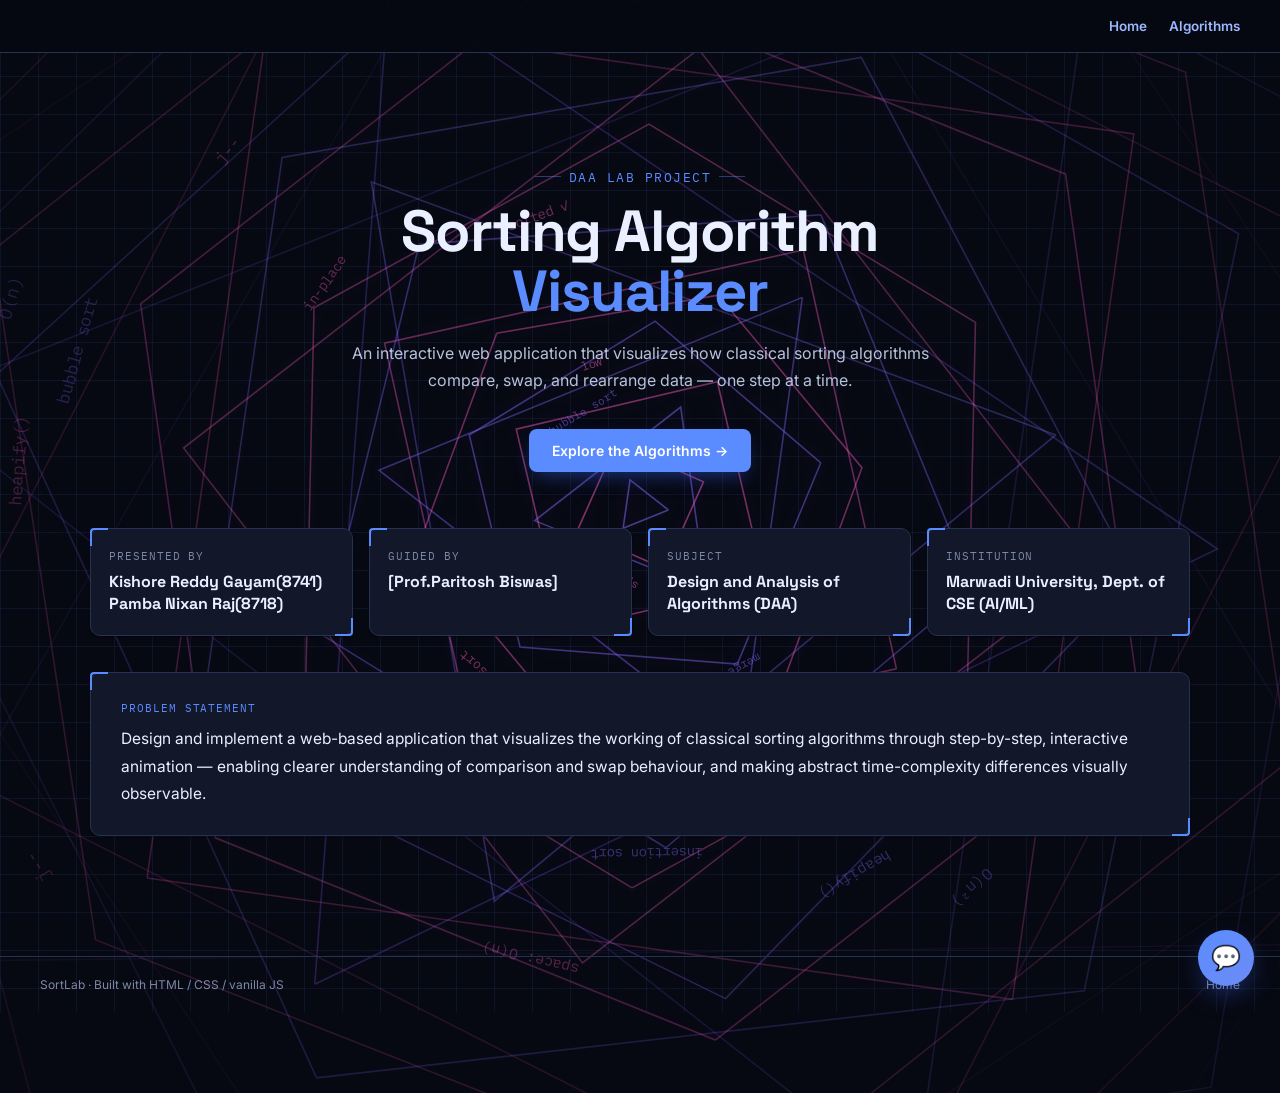
<file: index.html>
<!DOCTYPE html>
<html lang="en">
<head>
<meta charset="UTF-8">
<meta name="viewport" content="width=device-width, initial-scale=1.0">
<title>Sorting Algorithm Visualizer</title>
<link rel="preconnect" href="https://fonts.googleapis.com">
<link rel="preconnect" href="https://fonts.gstatic.com" crossorigin>
<link href="https://fonts.googleapis.com/css2?family=Space+Grotesk:wght@500;600;700&family=Inter:wght@400;500;600&family=IBM+Plex+Mono:wght@400;500;600&display=swap" rel="stylesheet">
<link rel="stylesheet" href="assets/style.css">
<script src="assets/data.js"></script>
<script>
  window.addEventListener('DOMContentLoaded', () => {
    document.getElementById('psText').textContent = PROJECT_INFO.problemStatement;
    document.getElementById('vStudent').textContent = PROJECT_INFO.studentName;
    document.getElementById('vFaculty').textContent = PROJECT_INFO.facultyName;
    document.getElementById('vSubject').textContent = PROJECT_INFO.subject;
    document.getElementById('vInstitution').textContent = PROJECT_INFO.institution;
  });
</script>
</head>
<body>

  <div class="bgfx-layer" id="bgfxLayer"></div>
  <div class="page-transition-overlay" id="ptOverlay"></div>

  <header class="site-header">
    <div></div>
    <nav class="nav-links">
      <a href="index.html">Home</a>
      <a href="algorithms.html">Algorithms</a>
    </nav>
  </header>

  <main class="page">
    <section class="cover-hero">
      <div class="cover-eyebrow">DAA Lab Project</div>
      <h1 class="cover-title">Sorting Algorithm<br><span class="accent">Visualizer</span></h1>
      <p class="cover-sub">An interactive web application that visualizes how classical sorting algorithms compare, swap, and rearrange data — one step at a time.</p>
      <div class="cover-actions">
        <a href="algorithms.html" class="btn btn-primary">Explore the Algorithms →</a>
      </div>

      <div class="info-grid">
        <div class="blueprint-panel info-card">
          <div class="label">Presented By</div>
          <div class="value" id="vStudent">—</div>
        </div>
        <div class="blueprint-panel info-card">
          <div class="label">Guided By</div>
          <div class="value" id="vFaculty">—</div>
        </div>
        <div class="blueprint-panel info-card">
          <div class="label">Subject</div>
          <div class="value" id="vSubject">—</div>
        </div>
        <div class="blueprint-panel info-card">
          <div class="label">Institution</div>
          <div class="value" id="vInstitution">—</div>
        </div>
      </div>

      <div class="blueprint-panel statement-panel">
        <div class="label">Problem Statement</div>
        <p id="psText">Loading…</p>
      </div>
    </section>
  </main>

  <footer class="site-footer">
    <span>SortLab · Built with HTML / CSS / vanilla JS</span>
    <span>Home</span>
  </footer>

  <!-- ---------------- SortLab assistant (rule-based, client-side chatbot) ---------------- -->
  <button class="chat-fab" id="chatFab" aria-label="Open SortLab assistant">💬</button>
  <div class="chat-window" id="chatWindow">
    <div class="chat-header">
      <div>
        <div class="title">SortLab Assistant</div>
        <div class="sub">ask about any algorithm</div>
      </div>
      <button class="chat-close" id="chatClose" aria-label="Close">✕</button>
    </div>
    <div class="chat-messages" id="chatMessages"></div>
    <div class="chat-suggestions" id="chatSuggestions"></div>
    <div class="chat-input-row">
      <input type="text" id="chatInput" placeholder="Ask a question or type an algorithm name…" autocomplete="off">
      <button id="chatSend">Send</button>
    </div>
  </div>

  <script src="assets/chatbot.js"></script>
  <script src="assets/tunnelfx.js"></script>
<script src="assets/bgfx.js"></script>
  <script src="assets/streetfx.js"></script>
<script src="assets/transitions.js"></script>
</body>
</html>
</file>
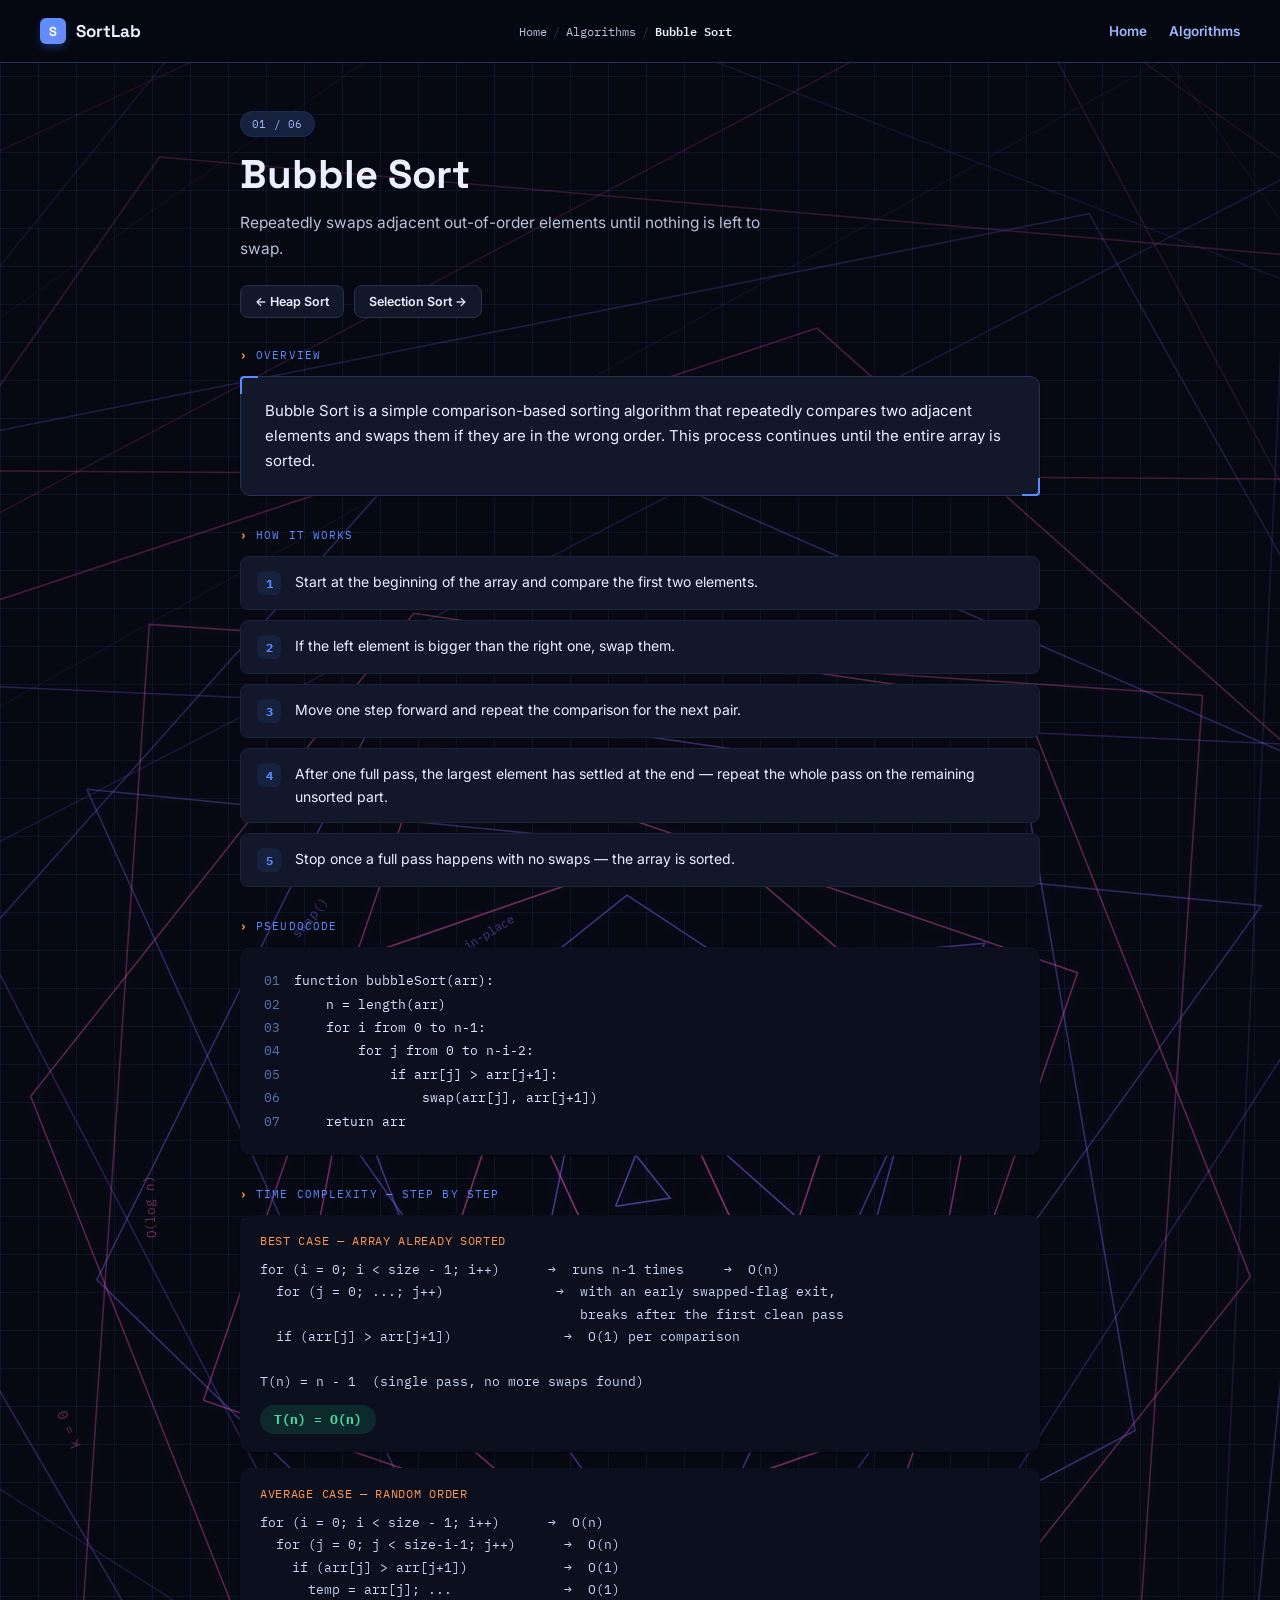
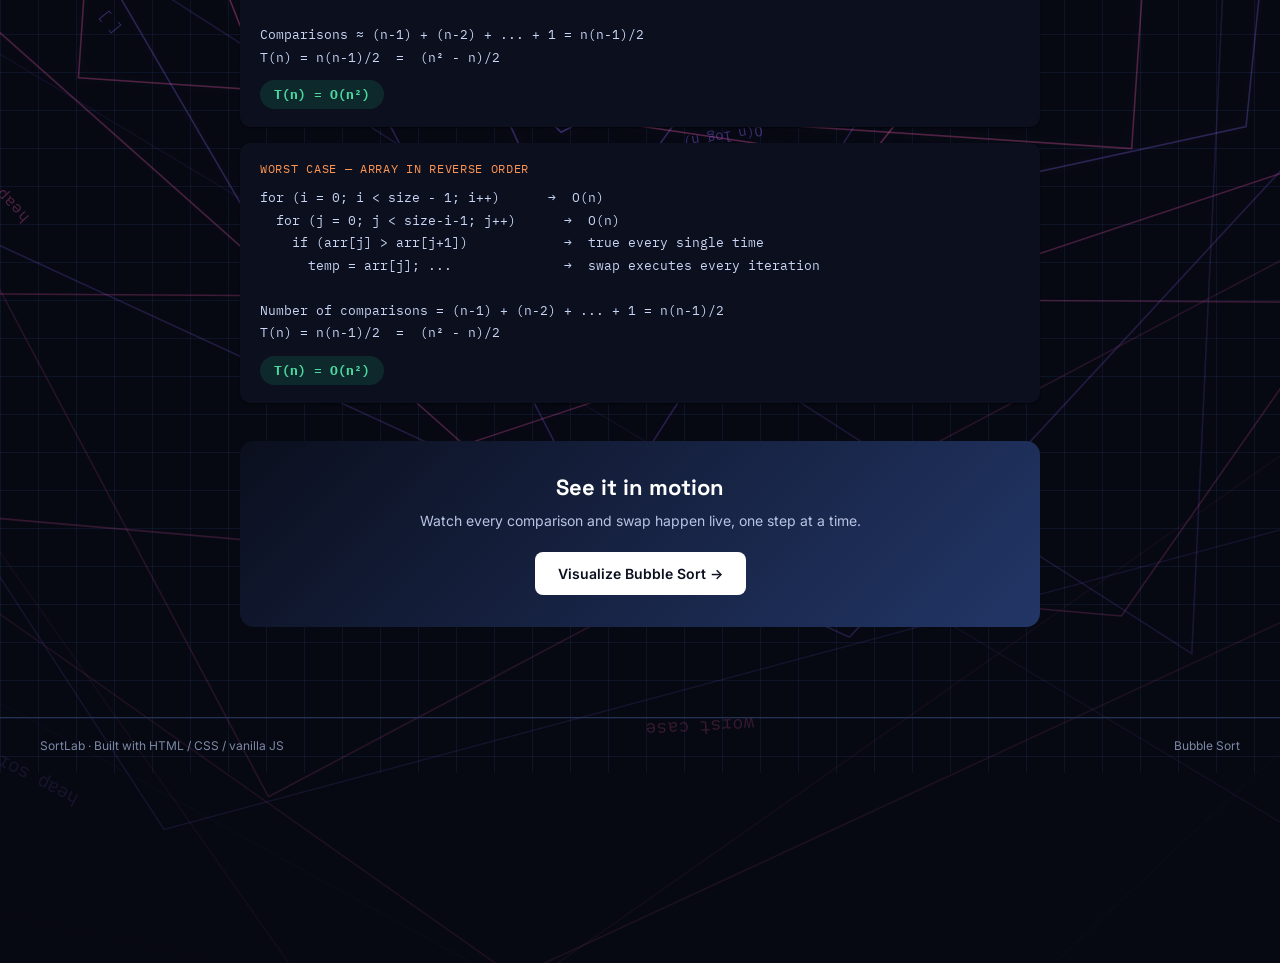
<file: algorithm.html>
<!DOCTYPE html>
<html lang="en">
<head>
<meta charset="UTF-8">
<meta name="viewport" content="width=device-width, initial-scale=1.0">
<title>Algorithm Detail — SortLab</title>
<link rel="preconnect" href="https://fonts.googleapis.com">
<link rel="preconnect" href="https://fonts.gstatic.com" crossorigin>
<link href="https://fonts.googleapis.com/css2?family=Space+Grotesk:wght@500;600;700&family=Inter:wght@400;500;600&family=IBM+Plex+Mono:wght@400;500;600&display=swap" rel="stylesheet">
<link rel="stylesheet" href="assets/style.css">
</head>
<body>

  <div class="bgfx-layer" id="bgfxLayer"></div>
  <div class="page-transition-overlay" id="ptOverlay"></div>

  <header class="site-header">
    <div class="logo"><span class="mark">S</span> SortLab</div>
    <div class="breadcrumb">
      <a href="index.html">Home</a><span class="sep">/</span>
      <a href="algorithms.html">Algorithms</a><span class="sep">/</span>
      <span class="current" id="crumbName">…</span>
    </div>
    <nav class="nav-links">
      <a href="index.html">Home</a>
      <a href="algorithms.html">Algorithms</a>
    </nav>
  </header>

  <main class="page page-narrow" id="content">
    <!-- filled by script -->
  </main>

  <footer class="site-footer">
    <span>SortLab · Built with HTML / CSS / vanilla JS</span>
    <span id="footTag">—</span>
  </footer>

<script src="assets/data.js"></script>
<script>
  function getAlgoSlug(){
    const params = new URLSearchParams(window.location.search);
    const slug = params.get('algo');
    return (slug && ALGO_DATA[slug]) ? slug : 'bubble';
  }

  window.addEventListener('DOMContentLoaded', () => {
    const slug = getAlgoSlug();
    const algo = ALGO_DATA[slug];
    document.title = `${algo.name} — SortLab`;
    document.getElementById('crumbName').textContent = algo.name;
    document.getElementById('footTag').textContent = algo.name;

    const idx = ALGO_LIST.indexOf(slug);
    const prevSlug = ALGO_LIST[(idx - 1 + ALGO_LIST.length) % ALGO_LIST.length];
    const nextSlug = ALGO_LIST[(idx + 1) % ALGO_LIST.length];

    const howStepsHtml = algo.howItWorks.map((step, i) => `
      <li>
        <span class="num">${i+1}</span>
        <span class="text">${step}</span>
      </li>
    `).join('');

    const derivOrder = ['best','avg','worst'];
    const deriv = algo.complexityDerivation || {};
    const derivHtml = derivOrder.map(k => {
      const d = deriv[k];
      if (!d) return '';
      return `
        <div class="deriv-block">
          <div class="deriv-label">${escapeHtml(d.label)}</div>
          <div class="deriv-lines">${d.lines.map(escapeHtml).join('\n')}</div>
          <div class="deriv-result">${escapeHtml(d.result)}</div>
        </div>`;
    }).join('');

    document.getElementById('content').innerHTML = `
      <div class="detail-hero">
        <div>
          <span class="pill">0${idx+1} / 06</span>
          <h1 style="margin-top:12px;">${algo.name}</h1>
          <p class="tagline">${algo.tagline}</p>
        </div>
        <div style="display:flex; gap:10px;">
          <a href="algorithm.html?algo=${prevSlug}" class="btn btn-outline btn-sm">← ${ALGO_DATA[prevSlug].name}</a>
          <a href="algorithm.html?algo=${nextSlug}" class="btn btn-outline btn-sm">${ALGO_DATA[nextSlug].name} →</a>
        </div>
      </div>

      <div class="section-block">
        <div class="label">Overview</div>
        <div class="blueprint-panel" style="padding:22px 24px;">
          <p style="color:var(--ink); font-size:15px;">${algo.description}</p>
        </div>
      </div>

      <div class="section-block">
        <div class="label">How It Works</div>
        <ul class="how-steps">${howStepsHtml}</ul>
      </div>

      <div class="section-block">
        <div class="label">Pseudocode</div>
        <div class="pseudocode">${algo.pseudocode.split('\n').map((line,i)=>`<span class="ln">${String(i+1).padStart(2,'0')}</span>${escapeHtml(line)}`).join('\n')}</div>
      </div>

      <div class="section-block">
        <div class="label">Time Complexity — Step by Step</div>
        <div class="deriv-grid">${derivHtml}</div>
      </div>

      <div class="detail-cta">
        <h2>See it in motion</h2>
        <p>Watch every comparison and swap happen live, one step at a time.</p>
        <a href="visualizer.html?algo=${slug}" class="btn btn-primary">Visualize ${algo.name} →</a>
      </div>
    `;
  });

  function escapeHtml(str){
    return str.replace(/&/g,'&amp;').replace(/</g,'&lt;').replace(/>/g,'&gt;');
  }
</script>

<script src="assets/tunnelfx.js"></script>
<script src="assets/bgfx.js"></script>
<script src="assets/streetfx.js"></script>
<script src="assets/transitions.js"></script>
</body>
</html>
</file>
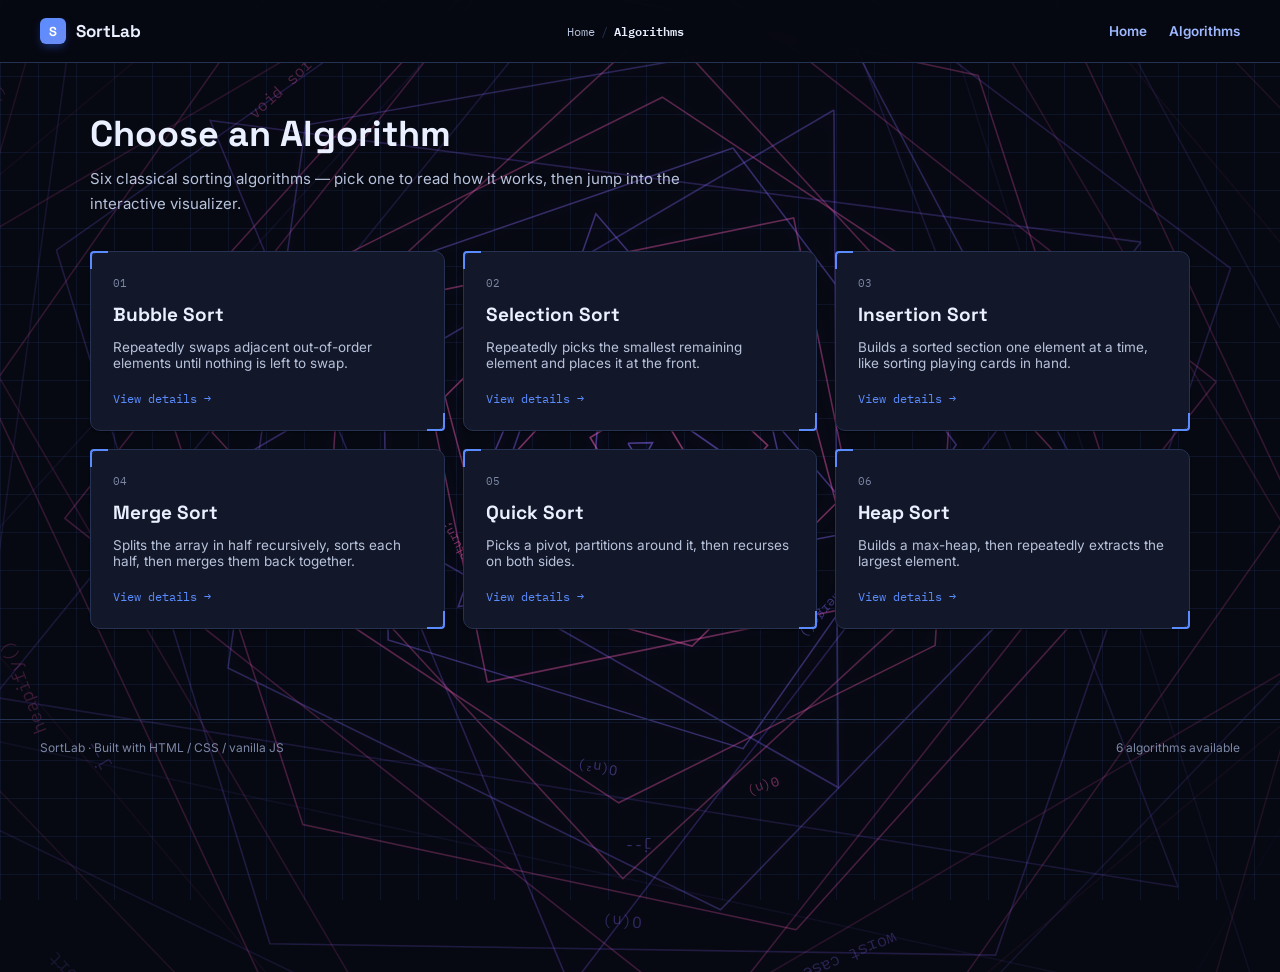
<file: algorithms.html>
<!DOCTYPE html>
<html lang="en">
<head>
<meta charset="UTF-8">
<meta name="viewport" content="width=device-width, initial-scale=1.0">
<title>Algorithms — SortLab</title>
<link rel="preconnect" href="https://fonts.googleapis.com">
<link rel="preconnect" href="https://fonts.gstatic.com" crossorigin>
<link href="https://fonts.googleapis.com/css2?family=Space+Grotesk:wght@500;600;700&family=Inter:wght@400;500;600&family=IBM+Plex+Mono:wght@400;500;600&display=swap" rel="stylesheet">
<link rel="stylesheet" href="assets/style.css">
</head>
<body>

  <div class="bgfx-layer" id="bgfxLayer"></div>
  <div class="page-transition-overlay" id="ptOverlay"></div>

  <header class="site-header">
    <div class="logo"><span class="mark">S</span> SortLab</div>
    <div class="breadcrumb">
      <a href="index.html">Home</a><span class="sep">/</span><span class="current">Algorithms</span>
    </div>
    <nav class="nav-links">
      <a href="index.html">Home</a>
      <a href="algorithms.html">Algorithms</a>
    </nav>
  </header>

  <main class="page">
    <div class="page-heading">
      <h1>Choose an Algorithm</h1>
      <p>Six classical sorting algorithms — pick one to read how it works, then jump into the interactive visualizer.</p>
    </div>

    <div class="algo-grid" id="algoGrid"></div>
  </main>

  <footer class="site-footer">
    <span>SortLab · Built with HTML / CSS / vanilla JS</span>
    <span>6 algorithms available</span>
  </footer>

<script src="assets/data.js"></script>
<script>
  window.addEventListener('DOMContentLoaded', () => {
    const grid = document.getElementById('algoGrid');
    ALGO_LIST.forEach((slug, idx) => {
      const algo = ALGO_DATA[slug];
      const card = document.createElement('a');
      card.href = `algorithm.html?algo=${slug}`;
      card.className = 'blueprint-panel algo-card';
      card.innerHTML = `
        <div class="index">0${idx+1}</div>
        <h3>${algo.name}</h3>
        <div class="tagline">${algo.tagline}</div>
        <div class="go">View details →</div>
      `;
      grid.appendChild(card);
    });
  });
</script>

<script src="assets/tunnelfx.js"></script>
<script src="assets/bgfx.js"></script>
<script src="assets/streetfx.js"></script>
<script src="assets/transitions.js"></script>
</body>
</html>
</file>
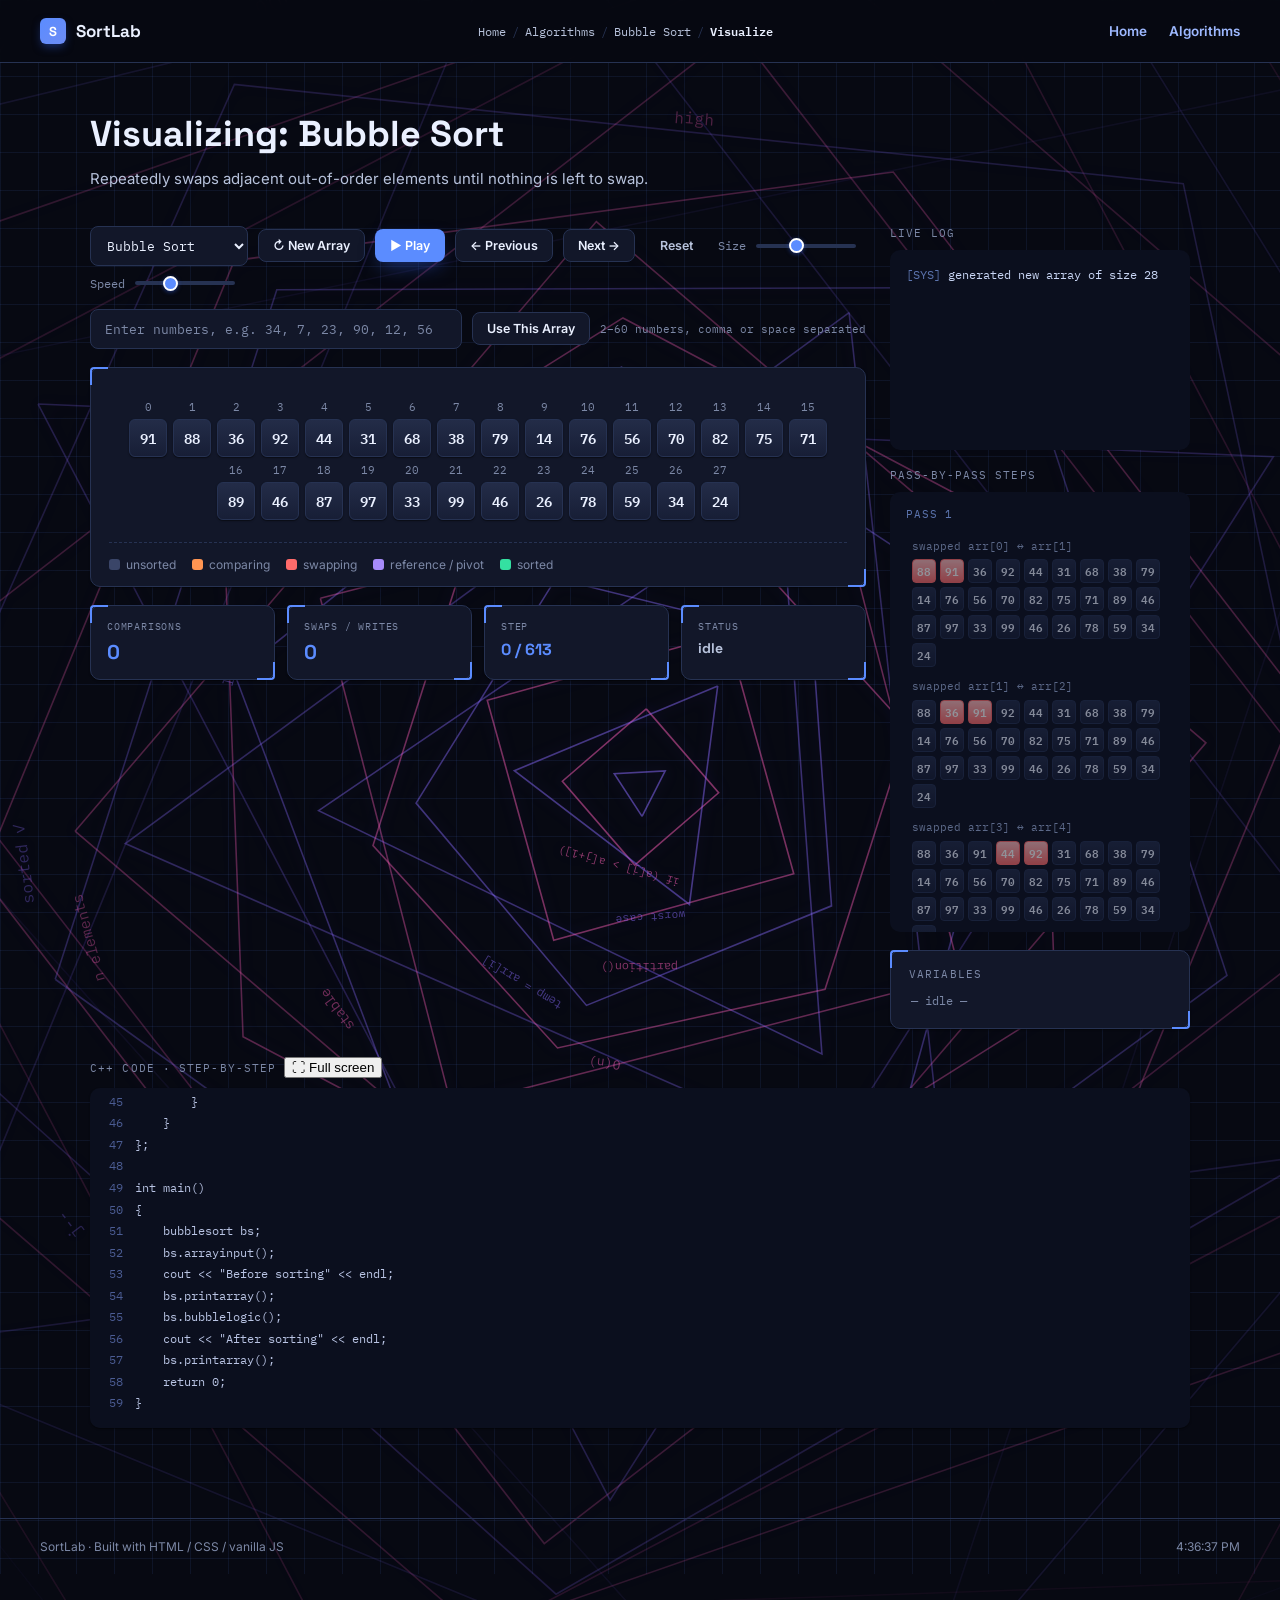
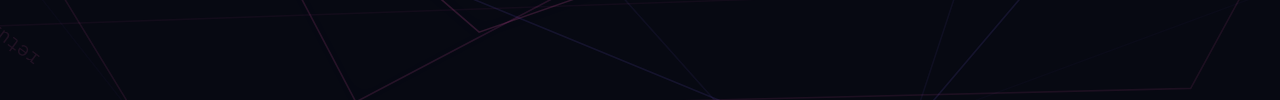
<file: visualizer.html>
<!DOCTYPE html>
<html lang="en">
<head>
<meta charset="UTF-8">
<meta name="viewport" content="width=device-width, initial-scale=1.0">
<title>Visualize — SortLab</title>
<link rel="preconnect" href="https://fonts.googleapis.com">
<link rel="preconnect" href="https://fonts.gstatic.com" crossorigin>
<link href="https://fonts.googleapis.com/css2?family=Space+Grotesk:wght@500;600;700&family=Inter:wght@400;500;600&family=IBM+Plex+Mono:wght@400;500;600&display=swap" rel="stylesheet">
<link rel="stylesheet" href="assets/style.css">
</head>
<body>

  <div class="bgfx-layer" id="bgfxLayer"></div>
  <div class="page-transition-overlay" id="ptOverlay"></div>

  <header class="site-header">
    <div class="logo"><span class="mark">S</span> SortLab</div>
    <div class="breadcrumb">
      <a href="index.html">Home</a><span class="sep">/</span>
      <a href="algorithms.html">Algorithms</a><span class="sep">/</span>
      <a href="#" id="crumbAlgoLink">…</a><span class="sep">/</span>
      <span class="current">Visualize</span>
    </div>
    <nav class="nav-links">
      <a href="index.html">Home</a>
      <a href="algorithms.html">Algorithms</a>
    </nav>
  </header>

  <main class="page">
    <div class="page-heading">
      <h1 id="pageTitle">Visualizing…</h1>
      <p id="pageTagline">—</p>
    </div>

    <div class="viz-grid">

      <!-- MAIN COLUMN -->
      <div>
        <div class="viz-toolbar">
          <select class="viz-select" id="algoSelect"></select>
          <button class="btn btn-outline btn-sm" id="generateBtn">↻ New Array</button>
          <button class="btn btn-primary btn-sm" id="playBtn">▶ Play</button>
          <button class="btn btn-outline btn-sm" id="stepBackBtn">← Previous</button>
          <button class="btn btn-outline btn-sm" id="stepFwdBtn">Next →</button>
          <button class="btn btn-ghost btn-sm" id="resetBtn">Reset</button>

          <div class="slider-group">
            <label for="sizeSlider">Size</label>
            <input type="range" id="sizeSlider" min="8" max="60" value="28">
          </div>
          <div class="slider-group">
            <label for="speedSlider">Speed</label>
            <input type="range" id="speedSlider" min="1" max="10" value="4">
          </div>
        </div>

        <div class="custom-input-row">
          <input type="text" id="customArrayInput" placeholder="Enter numbers, e.g. 34, 7, 23, 90, 12, 56" autocomplete="off">
          <button class="btn btn-outline btn-sm" id="useCustomBtn">Use This Array</button>
          <span class="input-hint" id="inputHint">2–60 numbers, comma or space separated</span>
        </div>

        <div class="blueprint-panel viz-frame viz-3d">
          <div class="array-boxes" id="arrayBoxes"></div>
          <div class="legend">
            <div class="legend-item"><span class="swatch" style="background:#3A4568"></span>unsorted</div>
            <div class="legend-item"><span class="swatch" style="background:var(--amber)"></span>comparing</div>
            <div class="legend-item"><span class="swatch" style="background:var(--red-bar)"></span>swapping</div>
            <div class="legend-item"><span class="swatch" style="background:var(--violet-bar)"></span>reference / pivot</div>
            <div class="legend-item"><span class="swatch" style="background:var(--green)"></span>sorted</div>
          </div>
        </div>

        <div class="stats-row">
          <div class="blueprint-panel stat-box">
            <div class="stat-label">Comparisons</div>
            <div class="stat-value" id="statCompare">0</div>
          </div>
          <div class="blueprint-panel stat-box">
            <div class="stat-label">Swaps / Writes</div>
            <div class="stat-value" id="statSwap">0</div>
          </div>
          <div class="blueprint-panel stat-box">
            <div class="stat-label">Step</div>
            <div class="stat-value" id="statStep" style="font-size:16px;">0 / 0</div>
          </div>
          <div class="blueprint-panel stat-box">
            <div class="stat-label">Status</div>
            <div class="stat-value" id="statStatus" style="color:var(--slate); font-size:14px;">idle</div>
          </div>
        </div>
      </div>

      <!-- SIDE COLUMN -->
      <div class="side-stack">
        <div>
          <div class="section-label">Live Log</div>
          <div class="console" id="consoleLog"></div>
        </div>

        <div class="pass-console-wrap">
          <div class="section-label">Pass-by-Pass Steps</div>
          <div class="pass-console" id="passLog"></div>
        </div>

        <div class="blueprint-panel vars-box" id="varsBox">
          <div class="section-label" style="margin-bottom:8px;">Variables</div>
          <div class="vars-grid" id="varsGrid"></div>
        </div>
      </div>

    </div>

    <div class="code-section-full">
      <div class="section-label code-label-row">
        <span>C++ Code · step-by-step</span>
        <button class="code-expand-btn" id="codeExpandBtn" type="button">⛶ Full screen</button>
      </div>
      <div class="code-panel" id="codePanel"></div>
    </div>
  </main>

  <!-- ---------------- full-screen C++ code overlay ---------------- -->
  <div class="code-modal-backdrop" id="codeModalBackdrop">
    <div class="code-modal">
      <div class="code-modal-header">
        <span id="codeModalTitle">C++ Code</span>
        <button class="code-modal-close" id="codeModalClose" type="button">✕ Close</button>
      </div>
      <div class="code-panel code-panel-large" id="codePanelLarge"></div>
    </div>
  </div>

  <footer class="site-footer">
    <span>SortLab · Built with HTML / CSS / vanilla JS</span>
    <span id="clock">ready</span>
  </footer>

<script src="assets/data.js"></script>
<script src="assets/sorter.js"></script>
<script src="assets/codeviz.js"></script>
<script>
(function(){
  "use strict";

  function getAlgoSlugFromUrl(){
    const params = new URLSearchParams(window.location.search);
    const slug = params.get('algo');
    return (slug && ALGO_DATA[slug]) ? slug : 'bubble';
  }

  let currentAlgo = getAlgoSlugFromUrl();
  let array = [];
  let baseArraySnapshot = [];
  let steps = [];
  let stepIndex = 0;
  let playing = false;
  let playTimer = null;

  const els = {};
  ['arrayBoxes','algoSelect','generateBtn','playBtn','stepBackBtn','stepFwdBtn','resetBtn',
   'sizeSlider','speedSlider','statCompare','statSwap','statStep','statStatus',
   'consoleLog','codePanel','codePanelLarge','codeExpandBtn','codeModalBackdrop','codeModalClose','codeModalTitle',
   'varsGrid','clock','customArrayInput','useCustomBtn','inputHint',
   'pageTitle','pageTagline','crumbAlgoLink','passLog'].forEach(id => els[id] = document.getElementById(id));

  function populateAlgoSelect(){
    els.algoSelect.innerHTML = ALGO_LIST.map(slug =>
      `<option value="${slug}" ${slug===currentAlgo?'selected':''}>${ALGO_DATA[slug].name}</option>`
    ).join('');
  }

  function refreshHeaderForAlgo(){
    const d = ALGO_DATA[currentAlgo];
    els.pageTitle.textContent = `Visualizing: ${d.name}`;
    els.pageTagline.textContent = d.tagline;
    els.crumbAlgoLink.textContent = d.name;
    els.crumbAlgoLink.href = `algorithm.html?algo=${currentAlgo}`;
    document.title = `Visualize ${d.name} — SortLab`;
    els.codeModalTitle.textContent = `${d.name} — C++ Code`;
    renderCodePanel(els.codePanel, currentAlgo);
    renderCodePanel(els.codePanelLarge, currentAlgo);
  }

  /* -------- variables mini panel (PythonTutor-style state view) -------- */
  function renderVars(step){
    if (!step){ els.varsGrid.innerHTML = `<div class="var-empty">— idle —</div>`; return; }
    const rows = [];
    if (step.type === 'compare' || step.type === 'swap'){
      rows.push(['i', step.i]); rows.push(['j', step.j]);
    } else if (step.type === 'overwrite'){
      rows.push(['k', step.i]); rows.push(['value', step.value]);
    } else if (step.type === 'pivot'){
      rows.push(['index', step.i]);
    } else if (step.type === 'sorted'){
      rows.push(['locked idx', step.i]);
    }
    els.varsGrid.innerHTML = rows.length
      ? rows.map(([k,v]) => `<div class="var-row"><span class="var-name">${k}</span><span class="var-val">${v}</span></div>`).join('')
      : `<div class="var-empty">— idle —</div>`;
  }

  // ---------------- array generation ----------------
  function generateArray(){
    const size = parseInt(els.sizeSlider.value, 10);
    array = Array.from({length:size}, () => Math.floor(Math.random()*95)+5);
    baseArraySnapshot = array.slice();
    rebuildStepsAndReset();
    logLine({kind:'sys', tag:'SYS', text:`generated new array of size ${size}`});
  }

  let stepPassSize = [];

  function computeStepPassSizes(){
    const groups = buildPassGroups();
    stepPassSize = new Array(steps.length).fill(1);
    groups.forEach(group => {
      group.forEach(({ index }) => { stepPassSize[index] = group.length; });
    });
  }

  function rebuildStepsAndReset(){
    pause();
    steps = recordSortSteps(baseArraySnapshot, currentAlgo);
    computeStepPassSizes();
    renderPassLog();
    goToStep(0, {clearLog:true});
  }

  // ---------------- pass-by-pass step log (stacked array snapshots) ----------------
  // A "pass" boundary is drawn right after a run of consecutive 'sorted'
  // events — for Bubble/Selection/Insertion that lines up with a literal
  // pass; for Merge/Quick/Heap it lines up with a natural phase boundary.
  function buildPassGroups(){
    const groups = [];
    let current = [];
    for (let i = 0; i < steps.length; i++){
      current.push({ step: steps[i], index: i });
      const isSorted = steps[i].type === 'sorted';
      const nextIsSorted = (i + 1 < steps.length) && steps[i + 1].type === 'sorted';
      if (isSorted && !nextIsSorted){
        groups.push(current);
        current = [];
      }
    }
    if (current.length) groups.push(current);
    return groups;
  }

  // walk every step once, recording the full array + highlight state AFTER
  // each step, so the pass log can show a snapshot at any point in history
  function computeSnapshots(){
    const snapshots = [];
    const working = baseArraySnapshot.slice();
    const sortedSet = new Set();
    for (let i = 0; i < steps.length; i++){
      const step = steps[i];
      let highlight = {};
      if (step.type === 'compare'){
        highlight = { compare:[step.i, step.j] };
      } else if (step.type === 'swap'){
        const tmp = working[step.i]; working[step.i] = working[step.j]; working[step.j] = tmp;
        highlight = { swap:[step.i, step.j] };
      } else if (step.type === 'overwrite'){
        working[step.i] = step.value;
        highlight = { swap:[step.i] };
      } else if (step.type === 'sorted'){
        sortedSet.add(step.i);
      } else if (step.type === 'pivot'){
        highlight = { pivot:[step.i] };
      }
      snapshots.push({ array: working.slice(), highlight, sortedSet: new Set(sortedSet) });
    }
    return snapshots;
  }

  function miniBoxesHtml(snapshot){
    const { array, highlight, sortedSet } = snapshot;
    return array.map((val, i) => {
      const cls = ['mini-box'];
      if (highlight.compare && highlight.compare.includes(i)) cls.push('compare');
      if (highlight.swap && highlight.swap.includes(i)) cls.push('swap');
      if (highlight.pivot && highlight.pivot.includes(i)) cls.push('pivot');
      if (sortedSet.has(i)) cls.push('sorted');
      return `<span class="${cls.join(' ')}">${val}</span>`;
    }).join('');
  }

  function renderPassLog(){
    if (!els.passLog) return;
    if (!steps.length){
      els.passLog.innerHTML = `<div class="pass-log-empty">— no steps yet —</div>`;
      return;
    }
    const snapshots = computeSnapshots();
    const groups = buildPassGroups();

    els.passLog.innerHTML = groups.map((group, gi) => {
      const rows = [];
      group.forEach(({ step, index }) => {
        if (step.type === 'swap' || step.type === 'overwrite'){
          const snap = snapshots[index];
          const label = step.type === 'swap'
            ? `swapped arr[${step.i}] \u2194 arr[${step.j}]`
            : `arr[${step.i}] = ${step.value}`;
          rows.push(`<div class="pass-row" data-step-index="${index}">
              <div class="pass-row-label">${label}</div>
              <div class="mini-array">${miniBoxesHtml(snap)}</div>
            </div>`);
        }
      });
      if (!rows.length){
        rows.push(`<div class="pass-row-note">no swaps this pass — already in order</div>`);
      }
      const lastIdx = group[group.length - 1].index;
      const finalSnap = snapshots[lastIdx];
      rows.push(`<div class="pass-row pass-row-final" data-step-index="${lastIdx}">
          <div class="pass-row-label">end of Pass ${gi + 1} — next element locked in place</div>
          <div class="mini-array">${miniBoxesHtml(finalSnap)}</div>
        </div>`);

      return `<div class="pass-divider">Pass ${gi + 1}</div>${rows.join('')}`;
    }).join('');
  }

  function highlightPassLog(n){
    if (!els.passLog) return;
    const rows = els.passLog.querySelectorAll('.pass-row[data-step-index]');
    let currentRow = null, bestIdx = -1;
    rows.forEach(row => {
      const idx = parseInt(row.dataset.stepIndex, 10);
      row.classList.remove('done', 'current');
      if (idx <= n - 1){
        row.classList.add('done');
        if (idx > bestIdx){ bestIdx = idx; currentRow = row; }
      }
    });
    if (currentRow){
      currentRow.classList.remove('done');
      currentRow.classList.add('current');
      currentRow.scrollIntoView({ block: 'nearest', behavior: 'smooth' });
    }
  }

  // ---------------- rendering: index-box array (with FLIP swap animation) ----------------
  function renderBoxes(arr, highlight){
    highlight = highlight || {};
    const container = els.arrayBoxes;
    const doSwapAnim = highlight.swap && highlight.swap.length === 2;

    // capture old on-screen positions before we rebuild, so a swap can
    // animate FROM its previous slot TO its new one (FLIP technique)
    const oldRects = {};
    if (doSwapAnim){
      container.querySelectorAll('.array-box').forEach((box) => {
        oldRects[box.dataset.i] = box.getBoundingClientRect();
      });
    }

    container.innerHTML = '';
    const sortedSet = highlight.sortedSet || new Set();
    arr.forEach((val, i) => {
      const box = document.createElement('div');
      box.className = 'array-box';
      box.dataset.i = i;
      if (highlight.compare && highlight.compare.includes(i)) box.classList.add('compare');
      if (highlight.swap && highlight.swap.includes(i)) box.classList.add('swap');
      if (highlight.pivot && highlight.pivot.includes(i)) box.classList.add('pivot');
      if (sortedSet.has(i)) box.classList.add('sorted');
      box.innerHTML = `<span class="idx">${i}</span><span class="val">${val}</span>`;
      container.appendChild(box);
    });

    if (doSwapAnim){
      const [ia, ib] = highlight.swap;
      const boxA = container.querySelector(`.array-box[data-i="${ia}"]`);
      const boxB = container.querySelector(`.array-box[data-i="${ib}"]`);
      if (boxA && boxB && oldRects[ia] && oldRects[ib]){
        const newRectA = boxA.getBoundingClientRect();
        const newRectB = boxB.getBoundingClientRect();
        const dxA = oldRects[ib].left - newRectA.left;
        const dxB = oldRects[ia].left - newRectB.left;
        [[boxA, dxA], [boxB, dxB]].forEach(([box, dx]) => {
          box.style.transition = 'none';
          box.style.transform = `translateX(${dx}px)`;
          void box.offsetWidth; // force reflow to lock in the starting position
          box.style.transition = '';
          requestAnimationFrame(() => { box.style.transform = ''; });
        });

        // curved "from this place → to this place" swap arcs: one arc per
        // element showing the exact path it travelled, arrowhead at its
        // new slot, so it's clear which element went where.
        drawSwapArcs(container, oldRects[ia], newRectB, oldRects[ib], newRectA);
      }
    }
  }

  // draws two curved arrows over the array: fromA->toA (the element that was
  // at ia, now sitting where ib used to be) and fromB->toB (the reverse).
  // Drawn at two different arc heights so the opposite-direction paths
  // don't sit on top of one another.
  function drawSwapArcs(container, fromA, toA, fromB, toB){
    const containerRect = container.getBoundingClientRect();
    const svgNS = 'http://www.w3.org/2000/svg';

    const svg = document.createElementNS(svgNS, 'svg');
    svg.setAttribute('class', 'swap-arc-svg');
    svg.setAttribute('width', containerRect.width);
    svg.setAttribute('height', containerRect.height + 30);
    svg.style.position = 'absolute';
    svg.style.left = '0';
    svg.style.top = '-30px';
    svg.style.overflow = 'visible';
    svg.style.pointerEvents = 'none';

    const defs = document.createElementNS(svgNS, 'defs');
    defs.innerHTML =
      `<marker id="swapArrowHeadHi" markerWidth="8" markerHeight="8" refX="6" refY="3" orient="auto">
         <path d="M0,0 L6,3 L0,6 Z" fill="#FF9E9E"/>
       </marker>
       <marker id="swapArrowHeadLo" markerWidth="8" markerHeight="8" refX="6" refY="3" orient="auto">
         <path d="M0,0 L6,3 L0,6 Z" fill="#FF6B6B"/>
       </marker>`;
    svg.appendChild(defs);

    function centerX(rect){ return rect.left - containerRect.left + rect.width / 2; }

    function addArc(fromRect, toRect, arcHeight, markerId, color){
      const x1 = centerX(fromRect);
      const x2 = centerX(toRect);
      const baseY = 30; // relative to svg top (which is shifted -30px above container)
      const peakY = baseY - arcHeight;
      const midX = (x1 + x2) / 2;
      const path = document.createElementNS(svgNS, 'path');
      path.setAttribute('d', `M ${x1} ${baseY} Q ${midX} ${peakY} ${x2} ${baseY}`);
      path.setAttribute('fill', 'none');
      path.setAttribute('stroke', color);
      path.setAttribute('stroke-width', '2.2');
      path.setAttribute('marker-end', `url(#${markerId})`);
      path.setAttribute('class', 'swap-arc-path');
      svg.appendChild(path);
    }

    addArc(fromA, toA, 26, 'swapArrowHeadHi', '#FF9E9E');
    addArc(fromB, toB, 13, 'swapArrowHeadLo', '#FF6B6B');

    container.appendChild(svg);
    setTimeout(() => svg.remove(), 700);
  }

  // full-screen confetti-burst celebration, fired once when the array
  // first becomes fully sorted (not on every re-render while already sorted)
  function celebrateSorted(){
    const colors = ['#34E0A1', '#5B8CFF', '#FF9552', '#A78BFA', '#FF6B6B', '#4CD9A0'];

    const overlay = document.createElement('div');
    overlay.className = 'sort-celebration-fullscreen';

    const burstPoints = 7;
    for (let b = 0; b < burstPoints; b++){
      const originX = 10 + Math.random() * 80; // vw
      const originY = 12 + Math.random() * 60; // vh
      const pieces = 16;
      for (let k = 0; k < pieces; k++){
        const piece = document.createElement('span');
        piece.className = 'confetti-piece';
        const angle = (k / pieces) * Math.PI * 2 + Math.random() * 0.5;
        const dist = 90 + Math.random() * 170;
        const dx = Math.cos(angle) * dist;
        const dy = Math.sin(angle) * dist + 60; // slight downward drift like gravity
        piece.style.left = originX + 'vw';
        piece.style.top = originY + 'vh';
        piece.style.setProperty('--dx', dx + 'px');
        piece.style.setProperty('--dy', dy + 'px');
        piece.style.setProperty('--rot', (Math.random() * 720 - 360) + 'deg');
        piece.style.animationDelay = (b * 70) + 'ms';
        piece.style.background = colors[(k + b) % colors.length];
        overlay.appendChild(piece);
      }
    }

    const label = document.createElement('div');
    label.className = 'sort-celebration-label';
    label.textContent = 'Sorted!';
    overlay.appendChild(label);

    document.body.appendChild(overlay);
    setTimeout(() => overlay.remove(), 2000);
  }

  function updateStats(comparisons, swaps){
    els.statCompare.textContent = comparisons;
    els.statSwap.textContent = swaps;
    els.statStep.textContent = `${stepIndex} / ${steps.length}`;
  }

  function setStatus(text){ els.statStatus.textContent = text; }

  function clearConsole(){ els.consoleLog.innerHTML = ''; }

  function logLine(entry){
    const div = document.createElement('div');
    div.className = 'console-line ' + (entry.kind || '');
    div.innerHTML = entry.tag ? `<span class="tag">[${entry.tag}]</span> ${entry.text}` : entry.text;
    els.consoleLog.appendChild(div);
    els.consoleLog.scrollTop = els.consoleLog.scrollHeight;
  }

  // ---------------- core navigation: replay from scratch to step N ----------------
  // This makes "Previous" trivially correct: we just replay history up to N-1.
  function goToStep(n){
    n = Math.max(0, Math.min(steps.length, n));
    const prevStepIndex = stepIndex;

    const workingArr = baseArraySnapshot.slice();
    const sortedSet = new Set();
    let comparisons = 0, swaps = 0;
    let lastHighlight = {};

    clearConsole();

    for (let i=0;i<n;i++){
      const step = steps[i];
      if (step.type === 'compare'){
        comparisons++;
        lastHighlight = { compare:[step.i, step.j] };
      } else if (step.type === 'swap'){
        swaps++;
        const tmp = workingArr[step.i]; workingArr[step.i] = workingArr[step.j]; workingArr[step.j] = tmp;
        lastHighlight = { swap:[step.i, step.j] };
      } else if (step.type === 'overwrite'){
        swaps++;
        workingArr[step.i] = step.value;
        lastHighlight = { swap:[step.i] };
      } else if (step.type === 'sorted'){
        sortedSet.add(step.i);
        lastHighlight = {};
      } else if (step.type === 'pivot'){
        lastHighlight = { pivot:[step.i] };
      }
      const logEntry = stepLogLine(step);
      logLine(logEntry);
    }

    array = workingArr;
    stepIndex = n;
    lastHighlight.sortedSet = sortedSet;
    renderBoxes(array, lastHighlight);
    updateStats(comparisons, swaps);

    const lastStep = n > 0 ? steps[n-1] : null;
    highlightCodeLines(els.codePanel, currentAlgo, lastStep ? lastStep.type : null);
    highlightCodeLines(els.codePanelLarge, currentAlgo, lastStep ? lastStep.type : null);
    renderVars(lastStep);
    highlightPassLog(n);

    if (n >= steps.length){
      setStatus('sorted ✓');
      const fullSorted = new Set(array.map((_, i) => i));
      renderBoxes(array, { sortedSet: fullSorted });
      if (prevStepIndex < steps.length && steps.length > 0){
        celebrateSorted();
      }
    } else if (n === 0){
      setStatus('idle');
    } else {
      setStatus(playing ? 'running…' : 'paused');
    }
  }

  function stepForward(){ goToStep(stepIndex + 1); }
  function stepBackward(){ goToStep(stepIndex - 1); }

  function play(){
    if (playing || stepIndex >= steps.length) return;
    playing = true;
    els.playBtn.textContent = '⏸ Pause';
    setStatus('running…');
    tick();
  }

  // each PASS (as grouped in the Pass-by-Pass log) takes roughly
  // 2–3 seconds to play through, however many individual steps it
  // contains — the Speed slider fine-tunes where in that 2–3s range
  function tick(){
    if (!playing) return;
    if (stepIndex >= steps.length){ pause(); return; }
    stepForward();
    if (stepIndex >= steps.length){ pause(); return; }
    const speed = parseInt(els.speedSlider.value, 10) || 4;
    const passDurationMs = 12000 - (speed - 1) * (8000 / 9); // speed 1→12000ms, speed 10→4000ms per pass (slow motion)
    const groupSize = stepPassSize[stepIndex - 1] || 1;
    const delay = Math.max(90, passDurationMs / groupSize);
    playTimer = setTimeout(tick, delay);
  }

  function pause(){
    playing = false;
    els.playBtn.textContent = '▶ Play';
    if (playTimer) clearTimeout(playTimer);
    if (stepIndex > 0 && stepIndex < steps.length) setStatus('paused');
  }

  // ---------------- custom array input ----------------
  function showInputHint(text, isError){
    els.inputHint.textContent = text;
    els.inputHint.classList.toggle('error', isError);
    els.customArrayInput.classList.toggle('input-error', isError);
  }

  function applyCustomArray(){
    const raw = els.customArrayInput.value.trim();
    if (!raw){ showInputHint('2–60 numbers, comma or space separated', false); return; }
    const parts = raw.split(/[\s,]+/).filter(Boolean);
    const nums = parts.map(p => Number(p));

    if (parts.length < 2 || parts.length > 60){ showInputHint('Enter between 2 and 60 numbers', true); return; }
    if (nums.some(n => Number.isNaN(n) || !Number.isFinite(n))){ showInputHint('Only numbers, comma or space separated please', true); return; }
    if (nums.some(n => n < 0 || n > 999)){ showInputHint('Keep numbers between 0 and 999', true); return; }

    baseArraySnapshot = nums.slice();
    els.sizeSlider.value = Math.min(60, Math.max(8, nums.length));
    rebuildStepsAndReset();
    logLine({kind:'sys', tag:'SYS', text:`custom array loaded (${nums.length} elements)`});
    showInputHint('2–60 numbers, comma or space separated', false);
  }

  // ---------------- UI wiring ----------------
  els.generateBtn.addEventListener('click', generateArray);
  els.playBtn.addEventListener('click', () => { playing ? pause() : play(); });
  els.stepFwdBtn.addEventListener('click', () => { pause(); stepForward(); });
  els.stepBackBtn.addEventListener('click', () => { pause(); stepBackward(); });
  els.resetBtn.addEventListener('click', () => { pause(); goToStep(0); logLine({kind:'sys', tag:'SYS', text:'playback reset'}); });
  els.sizeSlider.addEventListener('change', generateArray);
  els.useCustomBtn.addEventListener('click', applyCustomArray);
  els.customArrayInput.addEventListener('keydown', e => { if (e.key === 'Enter') applyCustomArray(); });

  els.algoSelect.addEventListener('change', () => {
    currentAlgo = els.algoSelect.value;
    const url = new URL(window.location);
    url.searchParams.set('algo', currentAlgo);
    window.history.replaceState({}, '', url);
    refreshHeaderForAlgo();
    rebuildStepsAndReset();
    logLine({kind:'sys', tag:'SYS', text:`switched algorithm to ${ALGO_DATA[currentAlgo].name}`});
  });

  els.codeExpandBtn.addEventListener('click', () => {
    els.codeModalBackdrop.classList.add('open');
    const activeLarge = els.codePanelLarge.querySelector('.code-line.active');
    if (activeLarge) activeLarge.scrollIntoView({ block:'center' });
  });
  els.codeModalClose.addEventListener('click', () => els.codeModalBackdrop.classList.remove('open'));
  els.codeModalBackdrop.addEventListener('click', (e) => {
    if (e.target === els.codeModalBackdrop) els.codeModalBackdrop.classList.remove('open');
  });
  document.addEventListener('keydown', (e) => {
    if (e.key === 'Escape') els.codeModalBackdrop.classList.remove('open');
  });

  function tickClock(){ els.clock.textContent = new Date().toLocaleTimeString(); }
  setInterval(tickClock, 1000);
  tickClock();

  // ---------------- init ----------------
  window.addEventListener('DOMContentLoaded', () => {
    populateAlgoSelect();
    refreshHeaderForAlgo();
    generateArray();
  });

})();
</script>

<script src="assets/tunnelfx.js"></script>
<script src="assets/bgfx.js"></script>
<script src="assets/streetfx.js"></script>
<script src="assets/transitions.js"></script>
</body>
</html>
</file>
<file: assets/style.css>
/* =========================================================
   SortLab — shared theme
   "Technical notebook / blueprint" aesthetic
   ========================================================= */

:root{
  --bg:        #070912;
  --bg-soft:   #0D1220;
  --paper:     #121729;
  --ink:       #EAF0FF;
  --slate:     #B7C2DB;
  --slate-dim: #7C88A6;
  --line:      #263252;
  --line-soft: #1B2338;

  --blue:      #5B8CFF;
  --blue-dim:  #16213D;
  --blue-ink:  #9DB8FF;

  --amber:     #FF9552;
  --amber-dim: #3A2416;

  --green:     #34E0A1;
  --green-dim: #0F3327;
  --red-bar:   #FF6B6B;
  --violet-bar:#A78BFA;

  --font-display: 'Space Grotesk', sans-serif;
  --font-body:    'Inter', sans-serif;
  --font-mono:    'IBM Plex Mono', monospace;

  --radius: 10px;
  --shadow-sm: 0 1px 2px rgba(0,0,0,0.35), 0 1px 1px rgba(0,0,0,0.25);
  --shadow-md: 0 8px 24px -8px rgba(0,0,0,0.5);
  --shadow-lg: 0 24px 60px -18px rgba(0,0,0,0.6);
}

*{ box-sizing:border-box; }
html{ scroll-behavior:smooth; }
body{
  margin:0;
  background:var(--bg);
  color:var(--slate);
  font-family:var(--font-body);
  -webkit-font-smoothing:antialiased;
  min-height:100vh;
  position:relative;
}

/* faint blueprint grid across every page */
body::before{
  content:"";
  position:fixed;
  inset:0;
  pointer-events:none;
  z-index:0;
  background-image:
    linear-gradient(rgba(91,140,255,0.09) 1px, transparent 1px),
    linear-gradient(90deg, rgba(91,140,255,0.09) 1px, transparent 1px);
  background-size:38px 38px;
}

a{ color:inherit; text-decoration:none; }
h1,h2,h3{ font-family:var(--font-display); color:var(--ink); margin:0; }
p{ margin:0; line-height:1.65; }

/* ---------------- corner-bracket panel, the signature motif ---------------- */
.blueprint-panel{
  position:relative;
  background:var(--paper);
  border:1px solid var(--line);
  border-radius:var(--radius);
  box-shadow:var(--shadow-sm);
}
.blueprint-panel::before,
.blueprint-panel::after,
.blueprint-panel .bp-tl,
.blueprint-panel .bp-tr{ content:""; }
.blueprint-panel{ --bp-size:16px; }
.blueprint-panel::before{
  position:absolute; top:-1px; left:-1px;
  width:var(--bp-size); height:var(--bp-size);
  border-top:2px solid var(--blue); border-left:2px solid var(--blue);
  border-top-left-radius:4px;
}
.blueprint-panel::after{
  position:absolute; bottom:-1px; right:-1px;
  width:var(--bp-size); height:var(--bp-size);
  border-bottom:2px solid var(--blue); border-right:2px solid var(--blue);
  border-bottom-right-radius:4px;
}

/* ---------------- top nav ---------------- */
.site-header{
  position:relative;
  z-index:2;
  display:flex;
  align-items:center;
  justify-content:space-between;
  padding:18px 40px;
  border-bottom:1px solid var(--line);
  background:rgba(7,9,18,0.94);
  backdrop-filter:blur(10px);
  position:sticky;
  top:0;
}
.logo{
  display:flex;
  align-items:center;
  gap:10px;
  font-family:var(--font-display);
  font-weight:700;
  font-size:17px;
  color:var(--ink);
}
.logo .mark{
  width:26px; height:26px;
  border-radius:6px;
  background:linear-gradient(135deg, var(--blue), #6C8CF5);
  display:flex; align-items:center; justify-content:center;
  color:#fff; font-size:13px; font-weight:800;
  box-shadow:0 4px 10px -2px rgba(47,93,227,0.5);
}
.breadcrumb{
  display:flex;
  align-items:center;
  gap:6px;
  font-family:var(--font-mono);
  font-size:12px;
  color:var(--slate-dim);
  flex-wrap:wrap;
}
.breadcrumb a{ color:var(--slate); transition:color .15s ease; }
.breadcrumb a:hover{ color:var(--blue); }
.breadcrumb .sep{ color:var(--line); }
.breadcrumb .current{ color:var(--ink); font-weight:600; }

.nav-links{ display:flex; gap:22px; font-size:13.5px; font-weight:600; }
.nav-links a{ color:var(--blue-ink); transition:color .15s ease; }
.nav-links a:hover{ color:var(--ink); }

/* ---------------- buttons ---------------- */
.btn{
  display:inline-flex;
  align-items:center;
  gap:8px;
  font-family:var(--font-body);
  font-weight:600;
  font-size:14px;
  padding:12px 22px;
  border-radius:8px;
  border:1px solid transparent;
  cursor:pointer;
  transition:transform .15s ease, box-shadow .15s ease, background .15s ease, border-color .15s ease;
}
.btn:hover{ transform:translateY(-1px); }
.btn-primary{
  background:var(--blue);
  color:#fff;
  box-shadow:0 8px 20px -6px rgba(47,93,227,0.55);
}
.btn-primary:hover{ background:var(--blue-ink); box-shadow:0 10px 26px -6px rgba(47,93,227,0.65); }
.btn-outline{
  background:var(--paper);
  color:var(--ink);
  border-color:var(--line);
}
.btn-outline:hover{ border-color:var(--blue); color:var(--blue); }
.btn-ghost{
  background:transparent;
  color:var(--slate);
  padding:10px 14px;
}
.btn-ghost:hover{ color:var(--blue); }
.btn:disabled{ opacity:0.4; cursor:not-allowed; transform:none; }
.btn-sm{ padding:8px 14px; font-size:12.5px; }

.pill{
  display:inline-flex;
  align-items:center;
  gap:6px;
  font-family:var(--font-mono);
  font-size:11px;
  letter-spacing:0.02em;
  padding:5px 11px;
  border-radius:999px;
  background:var(--blue-dim);
  color:var(--blue-ink);
  border:1px solid rgba(47,93,227,0.15);
}
.pill.amber{ background:var(--amber-dim); color:var(--amber); border-color:rgba(226,102,45,0.18); }
.pill.green{ background:var(--green-dim); color:var(--green); border-color:rgba(30,158,108,0.18); }

/* ---------------- layout shells ---------------- */
.page{
  position:relative;
  z-index:1;
  max-width:1180px;
  margin:0 auto;
  padding:48px 40px 90px;
}
.page-narrow{ max-width:880px; }

@media (max-width:720px){
  .site-header{ padding:14px 18px; }
  .page{ padding:28px 18px 60px; }
  .nav-links{ display:none; }
}

/* ---------------- footer ---------------- */
.site-footer{
  position:relative; z-index:1;
  border-top:1px solid var(--line);
  padding:20px 40px;
  font-size:12px;
  color:var(--slate-dim);
  display:flex;
  justify-content:space-between;
  flex-wrap:wrap;
  gap:8px;
}

/* ---------------- cover page ---------------- */
.cover-hero{
  padding:60px 0 30px;
  text-align:center;
}
.cover-eyebrow{
  font-family:var(--font-mono);
  font-size:12.5px;
  letter-spacing:0.12em;
  text-transform:uppercase;
  color:var(--blue);
  margin-bottom:16px;
  display:inline-flex;
  align-items:center;
  gap:8px;
}
.cover-eyebrow::before, .cover-eyebrow::after{
  content:"";
  width:26px; height:1px;
  background:var(--blue);
  opacity:0.4;
}
.cover-title{
  font-size:clamp(34px, 6vw, 58px);
  font-weight:700;
  letter-spacing:-0.02em;
  line-height:1.05;
  margin-bottom:18px;
}
.cover-title .accent{ color:var(--blue); }
.cover-sub{
  max-width:620px;
  margin:0 auto 34px;
  font-size:16px;
  color:var(--slate);
  line-height:1.7;
}
.cover-actions{ display:flex; justify-content:center; gap:14px; margin-bottom:56px; flex-wrap:wrap; }

.info-grid{
  display:grid;
  grid-template-columns:repeat(4, 1fr);
  gap:16px;
  margin-top:10px;
}
@media (max-width:820px){ .info-grid{ grid-template-columns:repeat(2,1fr); } }
.info-card{
  padding:20px 18px;
  text-align:left;
}
.info-card .label{
  font-family:var(--font-mono);
  font-size:10.5px;
  text-transform:uppercase;
  letter-spacing:0.09em;
  color:var(--slate-dim);
  margin-bottom:8px;
}
.info-card .value{
  font-family:var(--font-display);
  font-size:16px;
  font-weight:700;
  color:var(--ink);
  line-height:1.4;
}

.statement-panel{
  margin-top:36px;
  padding:28px 30px;
  text-align:left;
}
.statement-panel .label{
  font-family:var(--font-mono);
  font-size:10.5px;
  text-transform:uppercase;
  letter-spacing:0.09em;
  color:var(--blue);
  margin-bottom:10px;
}
.statement-panel p{ color:var(--ink); font-size:15.5px; line-height:1.75; }

/* ---------------- algorithm grid (list page) ---------------- */
.page-heading{ margin-bottom:34px; }
.page-heading h1{ font-size:clamp(26px,4vw,36px); margin-bottom:10px; }
.page-heading p{ color:var(--slate); font-size:15px; max-width:600px; }

.algo-grid{
  display:grid;
  grid-template-columns:repeat(3, 1fr);
  gap:18px;
}
@media (max-width:900px){ .algo-grid{ grid-template-columns:repeat(2,1fr); } }
@media (max-width:600px){ .algo-grid{ grid-template-columns:1fr; } }

.algo-card{
  padding:24px 22px;
  cursor:pointer;
  transition:transform .18s ease, box-shadow .18s ease, border-color .18s ease;
  display:flex;
  flex-direction:column;
  gap:12px;
  min-height:180px;
}
.algo-card:hover{
  transform:translateY(-4px);
  box-shadow:var(--shadow-md);
  border-color:rgba(47,93,227,0.35);
}
.algo-card .index{
  font-family:var(--font-mono);
  font-size:11px;
  color:var(--slate-dim);
}
.algo-card h3{ font-size:19px; }
.algo-card .tagline{ font-size:13.5px; color:var(--slate); flex:1; }
.algo-card .go{
  font-family:var(--font-mono);
  font-size:12px;
  color:var(--blue);
  display:flex;
  align-items:center;
  gap:6px;
}
.algo-card:hover .go{ gap:9px; }
.algo-card .go{ transition:gap .15s ease; }

/* ---------------- algorithm detail page ---------------- */
.detail-hero{
  display:flex;
  align-items:flex-start;
  justify-content:space-between;
  gap:24px;
  flex-wrap:wrap;
  margin-bottom:30px;
}
.detail-hero h1{ font-size:clamp(28px,4vw,40px); margin-bottom:10px; }
.detail-hero .tagline{ font-size:15.5px; color:var(--slate); max-width:560px; }

.section-block{ margin-bottom:32px; }
.section-block .label{
  font-family:var(--font-mono);
  font-size:11px;
  text-transform:uppercase;
  letter-spacing:0.1em;
  color:var(--blue);
  margin-bottom:14px;
  display:flex;
  align-items:center;
  gap:8px;
}
.section-block .label::before{ content:"›"; color:var(--amber); font-weight:700; }

.how-steps{
  list-style:none;
  margin:0; padding:0;
  display:flex;
  flex-direction:column;
  gap:10px;
}
.how-steps li{
  display:flex;
  gap:14px;
  align-items:flex-start;
  padding:14px 16px;
  background:var(--paper);
  border:1px solid var(--line-soft);
  border-radius:8px;
}
.how-steps .num{
  font-family:var(--font-mono);
  font-size:12px;
  font-weight:700;
  color:var(--blue);
  background:var(--blue-dim);
  width:24px; height:24px;
  border-radius:6px;
  display:flex; align-items:center; justify-content:center;
  flex-shrink:0;
}
.how-steps .text{ font-size:14px; color:var(--ink); line-height:1.6; }

.pseudocode{
  background:#0B0F1E;
  color:#D9E4FF;
  font-family:var(--font-mono);
  font-size:13px;
  line-height:1.8;
  padding:22px 24px;
  border-radius:10px;
  overflow-x:auto;
  white-space:pre;
  box-shadow:var(--shadow-sm);
}
.pseudocode .ln{ color:#5C74AE; margin-right:14px; user-select:none; }

.complexity-table{
  width:100%;
  border-collapse:collapse;
  font-size:13px;
  background:var(--paper);
  border-radius:10px;
  overflow:hidden;
}
.complexity-table th, .complexity-table td{
  text-align:left;
  padding:12px 16px;
  border-bottom:1px solid var(--line-soft);
}
.complexity-table th{
  font-family:var(--font-mono);
  font-size:10.5px;
  text-transform:uppercase;
  letter-spacing:0.06em;
  color:var(--slate-dim);
  background:var(--bg-soft);
}
.complexity-table tr:last-child td{ border-bottom:none; }
.complexity-table td.metric{ font-family:var(--font-mono); color:var(--ink); font-weight:600; }
.complexity-table tr.self td{ background:var(--blue-dim); }
.complexity-table tr.self td:first-child{ font-weight:700; color:var(--blue-ink); }

.detail-cta{
  margin-top:38px;
  padding:32px;
  text-align:center;
  background:linear-gradient(135deg, #0B0F1E, #223667);
  border-radius:14px;
  color:#fff;
}
.detail-cta h2{ color:#fff; font-size:22px; margin-bottom:8px; }
.detail-cta p{ color:#B9C4E4; font-size:14px; margin-bottom:20px; }
.detail-cta .btn-primary{ background:#fff; color:#0B0F1E; box-shadow:none; }
.detail-cta .btn-primary:hover{ background:#E8EDFB; }

/* ---------------- visualizer page ---------------- */
.viz-toolbar{
  display:flex;
  flex-wrap:wrap;
  align-items:center;
  gap:10px;
  margin-bottom:18px;
}
select.viz-select{
  font-family:var(--font-mono);
  font-size:12.5px;
  color:var(--ink);
  background:var(--paper);
  border:1px solid var(--line);
  border-radius:8px;
  padding:10px 12px;
  cursor:pointer;
}
.slider-group{
  display:flex;
  align-items:center;
  gap:8px;
  font-size:12px;
  color:var(--slate-dim);
  font-family:var(--font-mono);
}
input[type="range"]{
  -webkit-appearance:none;
  width:100px;
  height:4px;
  background:var(--line);
  border-radius:2px;
  outline:none;
}
input[type="range"]::-webkit-slider-thumb{
  -webkit-appearance:none;
  width:15px; height:15px;
  border-radius:50%;
  background:var(--blue);
  cursor:pointer;
  border:2px solid #fff;
  box-shadow:0 1px 4px rgba(47,93,227,0.5);
}

.custom-input-row{
  display:flex;
  align-items:center;
  gap:10px;
  flex-wrap:wrap;
  margin-bottom:18px;
}
#customArrayInput{
  flex:1;
  min-width:220px;
  font-family:var(--font-mono);
  font-size:12.5px;
  color:var(--ink);
  background:var(--paper);
  border:1px solid var(--line);
  border-radius:8px;
  padding:11px 14px;
  transition:border-color .15s ease, box-shadow .15s ease;
}
#customArrayInput::placeholder{ color:var(--slate-dim); }
#customArrayInput:focus{
  outline:none;
  border-color:var(--blue);
  box-shadow:0 0 0 3px rgba(47,93,227,0.12);
}
#customArrayInput.input-error{
  border-color:var(--red-bar);
  box-shadow:0 0 0 3px rgba(225,79,79,0.14);
}
.input-hint{ font-size:11px; color:var(--slate-dim); font-family:var(--font-mono); }
.input-hint.error{ color:var(--red-bar); }

.viz-frame{
  padding:16px 18px 14px;
}
.bars{
  height:280px;
  display:flex;
  align-items:flex-end;
  gap:3px;
  padding:0 4px;
}
.bar{
  flex:1;
  background:linear-gradient(180deg, #3A4568, #2A3452);
  border-radius:4px 4px 2px 2px;
  min-width:3px;
  transition:background .15s ease, transform .12s ease, box-shadow .15s ease;
}
.bar.compare{ background:linear-gradient(180deg, #FFCBA8, var(--amber)); box-shadow:0 0 12px rgba(226,102,45,0.4); }
.bar.swap{ background:linear-gradient(180deg, #FF9E9E, var(--red-bar)); transform:translateY(-4px); box-shadow:0 0 14px rgba(225,79,79,0.45); }
.bar.sorted{ background:linear-gradient(180deg, #6FDBAA, var(--green)); box-shadow:0 0 8px rgba(30,158,108,0.3); }
.bar.pivot{ background:linear-gradient(180deg, #B7A6FF, var(--violet-bar)); box-shadow:0 0 12px rgba(124,92,252,0.4); }

.legend{
  display:flex;
  flex-wrap:wrap;
  gap:16px;
  margin-top:16px;
  padding-top:14px;
  border-top:1px dashed var(--line);
  font-size:12px;
  color:var(--slate-dim);
}
.legend-item{ display:flex; align-items:center; gap:6px; }
.swatch{ width:11px; height:11px; border-radius:3px; display:inline-block; }

.stats-row{
  display:grid;
  grid-template-columns:repeat(4,1fr);
  gap:12px;
  margin-top:18px;
}
@media (max-width:640px){ .stats-row{ grid-template-columns:repeat(2,1fr); } }
.stat-box{ padding:14px 16px; }
.stat-label{
  font-family:var(--font-mono);
  font-size:10px;
  text-transform:uppercase;
  letter-spacing:0.08em;
  color:var(--slate-dim);
  margin-bottom:6px;
}
.stat-value{ font-family:var(--font-display); font-size:20px; font-weight:700; color:var(--blue); }

.console{
  height:200px;
  overflow-y:auto;
  background:#0B0F1E;
  border-radius:10px;
  padding:14px 16px;
  font-family:var(--font-mono);
  font-size:12px;
  line-height:1.75;
  color:#C9D6F5;
}
.console::-webkit-scrollbar{ width:6px; }
.console::-webkit-scrollbar-thumb{ background:#33447A; border-radius:3px; }
.console-line{ white-space:pre-wrap; word-break:break-word; }
.console-line .tag{ color:#5C74AE; }
.console-line.cmp .tag{ color:var(--amber); }
.console-line.swp .tag{ color:var(--red-bar); }
.console-line.srt .tag{ color:#4CD9A0; }
.console-line.ovw .tag{ color:#7FB2FF; }

.side-stack{ display:flex; flex-direction:column; gap:18px; }
.code-section-full{ margin-top:28px; }
.viz-grid{
  display:grid;
  grid-template-columns:1fr 300px;
  gap:24px;
  align-items:start;
}
@media (max-width:900px){ .viz-grid{ grid-template-columns:1fr; } }

.section-label{
  font-family:var(--font-mono);
  font-size:11px;
  text-transform:uppercase;
  letter-spacing:0.1em;
  color:var(--slate-dim);
  margin-bottom:10px;
}

/* ---------------- C++ code panel (PythonTutor-style step view) ---------------- */
.code-panel{
  height:340px;
  overflow-y:auto;
  background:#0B0F1E;
  border-radius:10px;
  padding:14px 0;
  font-family:var(--font-mono);
  font-size:11.5px;
  line-height:1.7;
  box-shadow:var(--shadow-sm);
}
.code-panel::-webkit-scrollbar{ width:6px; }
.code-panel::-webkit-scrollbar-thumb{ background:#33447A; border-radius:3px; }

/* ---------------- full-screen code modal (hidden until .open) ---------------- */
.code-modal-backdrop{
  position:fixed;
  inset:0;
  z-index:5000;
  display:none;
  align-items:center;
  justify-content:center;
  background:rgba(2,4,10,0.78);
  padding:24px;
}
.code-modal-backdrop.open{ display:flex; }
.code-modal{
  width:min(920px, 100%);
  max-height:86vh;
  background:var(--paper);
  border:1px solid var(--line);
  border-radius:14px;
  box-shadow:var(--shadow-lg);
  display:flex;
  flex-direction:column;
  overflow:hidden;
}
.code-modal-header{
  display:flex;
  align-items:center;
  justify-content:space-between;
  padding:14px 18px;
  border-bottom:1px solid var(--line);
  font-family:var(--font-display);
  font-weight:600;
  color:var(--ink);
}
.code-modal-close{
  background:var(--bg-soft);
  border:1px solid var(--line);
  color:var(--slate);
  border-radius:8px;
  padding:6px 12px;
  font-family:var(--font-mono);
  font-size:12px;
  cursor:pointer;
}
.code-modal-close:hover{ background:var(--line-soft); }
.code-panel-large{
  height:auto;
  max-height:68vh;
  margin:0 18px 18px;
}
.code-line{
  display:flex;
  gap:12px;
  padding:1px 16px;
  color:#B9C4E4;
  white-space:pre;
  border-left:3px solid transparent;
  transition:background .12s ease, border-color .12s ease;
}
.code-line .cln{ color:#4B5C93; user-select:none; flex-shrink:0; }
.code-line .ctext{ white-space:pre; }
.code-line.active{
  background:rgba(226,102,45,0.16);
  border-left-color:var(--amber);
  color:#FFE3D1;
}
.code-line.active .cln{ color:var(--amber); }

.vars-box{ padding:16px 18px; }
.vars-grid{
  display:flex;
  flex-direction:column;
  gap:6px;
}
.var-row{
  display:flex;
  justify-content:space-between;
  align-items:center;
  font-family:var(--font-mono);
  font-size:12.5px;
  padding:6px 10px;
  background:var(--bg-soft);
  border-radius:6px;
}
.var-name{ color:var(--slate); }
.var-val{ color:var(--blue-ink); font-weight:700; }
.var-empty{ font-family:var(--font-mono); font-size:12px; color:var(--slate-dim); padding:4px 2px; }

/* ---------------- complexity derivation (algorithm detail page) ---------------- */
.deriv-grid{
  display:grid;
  grid-template-columns:1fr;
  gap:16px;
}
.deriv-block{
  background:#0B0F1E;
  border-radius:10px;
  padding:18px 20px;
  box-shadow:var(--shadow-sm);
}
.deriv-block .deriv-label{
  font-family:var(--font-mono);
  font-size:11.5px;
  color:var(--amber);
  text-transform:uppercase;
  letter-spacing:0.06em;
  margin-bottom:10px;
}
.deriv-block .deriv-lines{
  font-family:var(--font-mono);
  font-size:12.5px;
  line-height:1.8;
  color:#C9D6F5;
  white-space:pre-wrap;
}
.deriv-block .deriv-result{
  margin-top:12px;
  display:inline-block;
  font-family:var(--font-mono);
  font-size:13px;
  font-weight:700;
  padding:6px 14px;
  border-radius:999px;
  background:rgba(30,158,108,0.18);
  color:#4CD9A0;
}

/* ---------------- chatbot widget ---------------- */
.chat-fab{
  position:fixed;
  bottom:26px; right:26px;
  z-index:50;
  width:56px; height:56px;
  border-radius:50%;
  background:linear-gradient(135deg, var(--blue), #6C8CF5);
  color:#fff;
  border:none;
  cursor:pointer;
  display:flex; align-items:center; justify-content:center;
  font-size:24px;
  box-shadow:0 10px 26px -6px rgba(47,93,227,0.55);
  transition:transform .15s ease;
}
.chat-fab:hover{ transform:translateY(-2px) scale(1.03); }

.chat-window{
  position:fixed;
  bottom:96px; right:26px;
  z-index:50;
  width:340px;
  max-width:calc(100vw - 40px);
  height:460px;
  max-height:calc(100vh - 140px);
  background:var(--paper);
  border:1px solid var(--line);
  border-radius:14px;
  box-shadow:var(--shadow-lg);
  display:none;
  flex-direction:column;
  overflow:hidden;
}
.chat-window.open{ display:flex; }
.chat-header{
  padding:14px 16px;
  background:#0B0F1E;
  color:#fff;
  display:flex;
  align-items:center;
  justify-content:space-between;
}
.chat-header .title{ font-family:var(--font-display); font-weight:700; font-size:14.5px; }
.chat-header .sub{ font-family:var(--font-mono); font-size:10.5px; color:#9FB0DA; }
.chat-close{ background:none; border:none; color:#9FB0DA; font-size:18px; cursor:pointer; line-height:1; }
.chat-close:hover{ color:#fff; }
.chat-messages{
  flex:1;
  overflow-y:auto;
  padding:14px;
  display:flex;
  flex-direction:column;
  gap:10px;
  background:var(--bg-soft);
}
.chat-messages::-webkit-scrollbar{ width:6px; }
.chat-messages::-webkit-scrollbar-thumb{ background:var(--line); border-radius:3px; }
.chat-msg{
  max-width:85%;
  padding:9px 12px;
  border-radius:10px;
  font-size:12.5px;
  line-height:1.55;
  white-space:pre-wrap;
}
.chat-msg.bot{
  align-self:flex-start;
  background:var(--paper);
  border:1px solid var(--line-soft);
  color:var(--ink);
  border-bottom-left-radius:3px;
}
.chat-msg.user{
  align-self:flex-end;
  background:var(--blue);
  color:#fff;
  border-bottom-right-radius:3px;
}
.chat-msg .go-link{
  display:inline-block;
  margin-top:6px;
  font-family:var(--font-mono);
  font-size:11px;
  color:var(--blue);
  text-decoration:underline;
  cursor:pointer;
}
.chat-input-row{
  display:flex;
  gap:8px;
  padding:10px;
  border-top:1px solid var(--line);
  background:var(--paper);
}
.chat-input-row input{
  flex:1;
  font-family:var(--font-body);
  font-size:12.5px;
  border:1px solid var(--line);
  border-radius:8px;
  padding:9px 12px;
  color:var(--ink);
}
.chat-input-row input:focus{ outline:none; border-color:var(--blue); box-shadow:0 0 0 3px rgba(47,93,227,0.12); }
.chat-input-row button{
  background:var(--blue);
  color:#fff;
  border:none;
  border-radius:8px;
  padding:0 14px;
  font-size:13px;
  cursor:pointer;
}
.chat-input-row button:hover{ background:var(--blue-ink); }
.chat-suggestions{
  display:flex;
  flex-wrap:wrap;
  gap:6px;
  padding:0 14px 10px;
  background:var(--bg-soft);
}
.chat-chip{
  font-family:var(--font-mono);
  font-size:10.5px;
  color:var(--blue-ink);
  background:var(--blue-dim);
  border:1px solid rgba(91,140,255,0.25);
  border-radius:999px;
  padding:5px 10px;
  cursor:pointer;
}
.chat-chip:hover{ background:#223257; }

@media (max-width:480px){
  .chat-window{ right:12px; left:12px; width:auto; bottom:88px; }
  .chat-fab{ right:16px; bottom:16px; }
}

/* =========================================================
   SortLab — motion layer (added)
   1) drifting Big-O / DAA notation background (3D parallax)
   2) bar-sweep page transition (covers + reveals like a sort pass)
   3) index-box array visualizer (replaces bar chart)
   ========================================================= */

body{ perspective:1400px; }

main.page{
  position:relative;
  z-index:1;
  animation: pageContentIn .75s cubic-bezier(.16,1,.3,1) both;
}
@keyframes pageContentIn{
  from{ opacity:0; transform:translateY(26px) rotateX(6deg); }
  to{   opacity:1; transform:translateY(0)     rotateX(0deg); }
}
.site-header, .site-footer{ position:relative; z-index:1; }

/* ---------------- 1. rotating tunnel background (canvas, via TunnelFX) ---------------- */
.bgfx-layer{
  position:fixed;
  inset:-8%;
  z-index:0;
  pointer-events:none;
  overflow:hidden;
  transform-style:preserve-3d;
  transition:transform .35s ease-out;
  will-change:transform;
}
.bgfx-canvas{
  position:absolute;
  inset:0;
  width:100%;
  height:100%;
  display:block;
}

/* ---------------- 2. page transition overlay: tunnel warp ---------------- */
.page-transition-overlay{
  position:fixed;
  inset:0;
  z-index:9999;
  pointer-events:none;
  visibility:hidden;
  opacity:0;
  background:#050912;
  transition:opacity .4s ease;
}
.page-transition-overlay.pt-covering,
.page-transition-overlay.pt-covered{
  visibility:visible;
  pointer-events:auto;
  opacity:1;
}
.page-transition-overlay.pt-revealing{
  visibility:visible;
  opacity:0;
}
.pt-canvas{
  position:absolute;
  inset:0;
  width:100%;
  height:100%;
  display:block;
  transform:scale(1);
  transition:transform 2.1s cubic-bezier(.3,0,.4,1);
}
.pt-covering .pt-canvas,
.pt-covered .pt-canvas{ transform:scale(1.22); }
.pt-revealing .pt-canvas{ transform:scale(1.4); }
.pt-label{
  position:absolute;
  top:50%; left:50%;
  transform:translate(-50%,-50%);
  font-family:var(--font-mono);
  font-weight:600;
  font-size:15px;
  letter-spacing:.06em;
  text-transform:uppercase;
  color:#fff;
  text-shadow:0 0 18px rgba(47,227,201,0.8);
  opacity:0;
  transition:opacity .3s ease;
}
.pt-covering .pt-label,
.pt-covered .pt-label{ opacity:.85; }

/* ---------------- 3. index-box array visualizer ---------------- */
.viz-3d{ perspective:1000px; }
.array-boxes{
  position:relative;
  display:flex;
  flex-wrap:wrap;
  align-items:flex-end;
  justify-content:center;
  gap:6px;
  padding:16px 4px 6px;
  min-height:100px;
  transform-style:preserve-3d;
}
.array-box{
  display:flex;
  flex-direction:column;
  align-items:center;
  gap:5px;
  transform-style:preserve-3d;
  transition:transform .32s cubic-bezier(.34,1.56,.64,1);
}
.array-box .idx{
  font-family:var(--font-mono);
  font-size:11px;
  color:var(--slate-dim);
}
.array-box .val{
  min-width:38px;
  height:38px;
  padding:0 6px;
  display:flex;
  align-items:center;
  justify-content:center;
  font-family:var(--font-mono);
  font-weight:600;
  font-size:14px;
  color:var(--ink);
  background:linear-gradient(180deg, #232C48, #171E36);
  border:1.5px solid var(--line);
  border-radius:6px;
  box-shadow:var(--shadow-sm);
  transition:background .3s ease, border-color .3s ease, transform .3s ease, box-shadow .3s ease, color .3s ease, border-radius .32s cubic-bezier(.4,0,.2,1);
}
.array-box.compare .val{
  background:linear-gradient(180deg,#FFDCC0,var(--amber));
  border-color:var(--amber);
  box-shadow:0 0 14px rgba(226,102,45,0.45);
  transform:translateY(-6px) rotateX(-12deg);
  color:#2A1608;
  border-radius:50%;
}
.array-box.swap .val{
  background:linear-gradient(180deg,#FFBDBD,var(--red-bar));
  border-color:var(--red-bar);
  box-shadow:0 0 16px rgba(225,79,79,0.5);
  color:#fff;
  transform:translateY(-3px);
  border-radius:50%;
}
.array-box.pivot .val{
  background:linear-gradient(180deg,#D9CCFF,var(--violet-bar));
  border-color:var(--violet-bar);
  box-shadow:0 0 14px rgba(124,92,252,0.45);
  color:#fff;
}
.array-box.sorted .val{
  background:linear-gradient(180deg,#8CE6BA,var(--green));
  border-color:var(--green);
  color:#fff;
  box-shadow:0 0 10px rgba(30,158,108,0.35);
}
.swap-arc-svg{
  z-index:3;
  animation:swapArcFade .72s ease-out;
}
.swap-arc-path{
  filter:drop-shadow(0 0 4px rgba(255,107,107,0.65));
}
@keyframes swapArcFade{
  0%   { opacity:0; }
  18%  { opacity:1; }
  75%  { opacity:1; }
  100% { opacity:0; }
}

/* ---------------- sorted celebration burst (full screen) ---------------- */
.sort-celebration-fullscreen{
  position:fixed;
  inset:0;
  pointer-events:none;
  z-index:6000;
  overflow:hidden;
}
.confetti-piece{
  position:absolute;
  width:9px;
  height:9px;
  border-radius:2px;
  transform:translate(-50%,-50%);
  animation:confettiBurst 1.9s cubic-bezier(.2,.7,.3,1) forwards;
}
@keyframes confettiBurst{
  0%   { transform:translate(-50%,-50%) translate(0,0) rotate(0deg); opacity:1; }
  100% { transform:translate(-50%,-50%) translate(var(--dx),var(--dy)) rotate(var(--rot)); opacity:0; }
}
.sort-celebration-label{
  position:fixed;
  left:50%;
  top:42%;
  transform:translate(-50%,-50%);
  font-family:var(--font-display);
  font-weight:700;
  font-size:38px;
  letter-spacing:.02em;
  color:var(--green);
  text-shadow:0 0 24px rgba(52,224,161,0.8), 0 0 60px rgba(52,224,161,0.4);
  opacity:0;
  animation:celebLabelPop 2s ease-out forwards;
}
@keyframes celebLabelPop{
  0%   { opacity:0; transform:translate(-50%,-40%) scale(.7); }
  15%  { opacity:1; transform:translate(-50%,-55%) scale(1.12); }
  75%  { opacity:1; transform:translate(-50%,-55%) scale(1); }
  100% { opacity:0; transform:translate(-50%,-65%) scale(1); }
}

/* ---------------- pass-by-pass step log (console-style, like Live Log) ---------------- */
.pass-console-wrap{ display:flex; flex-direction:column; min-height:0; }
.pass-console{
  height:440px;
  overflow-y:auto;
  overflow-x:hidden;
  overscroll-behavior:contain;
  -webkit-overflow-scrolling:touch;
  background:#0B0F1E;
  border-radius:10px;
  padding:14px 16px;
  font-family:var(--font-mono);
  font-size:12px;
  line-height:1.7;
  color:#C9D6F5;
}
.pass-console::-webkit-scrollbar{ width:6px; }
.pass-console::-webkit-scrollbar-thumb{ background:#33447A; border-radius:3px; }

.pass-divider{
  color:#5C74AE;
  font-size:10.5px;
  letter-spacing:.08em;
  text-transform:uppercase;
  margin:16px 0 8px;
  padding-top:10px;
  border-top:1px dashed #232E52;
}
.pass-divider:first-child{ margin-top:0; padding-top:0; border-top:none; }

.pass-row{
  padding:5px 6px;
  border-radius:5px;
  opacity:.55;
  transition:opacity .2s ease, background .2s ease;
}
.pass-row.done{ opacity:.85; }
.pass-row.current{
  opacity:1;
  background:rgba(255,149,82,0.14);
}
.pass-row-label{
  color:#9FB3E0;
  font-size:11px;
  margin-bottom:4px;
}
.pass-row-final .pass-row-label{ color:#4CD9A0; font-weight:600; }
.pass-row-note{
  font-size:11px;
  font-style:italic;
  color:#7C88A6;
  padding:4px 6px;
}
.mini-array{
  display:flex;
  flex-wrap:wrap;
  gap:4px;
}
.mini-box{
  display:inline-flex;
  align-items:center;
  justify-content:center;
  min-width:24px;
  height:24px;
  padding:0 4px;
  font-family:var(--font-mono);
  font-size:10.5px;
  font-weight:600;
  color:var(--ink);
  background:linear-gradient(180deg, #232C48, #171E36);
  border:1px solid var(--line);
  border-radius:4px;
}
.mini-box.compare{ background:linear-gradient(180deg,#FFDCC0,var(--amber)); border-color:var(--amber); color:#2A1608; }
.mini-box.swap{ background:linear-gradient(180deg,#FFBDBD,var(--red-bar)); border-color:var(--red-bar); color:#fff; }
.mini-box.pivot{ background:linear-gradient(180deg,#D9CCFF,var(--violet-bar)); border-color:var(--violet-bar); color:#fff; }
.mini-box.sorted{ background:linear-gradient(180deg,#8CE6BA,var(--green)); border-color:var(--green); color:#fff; }
.pass-log-empty{
  font-family:var(--font-mono);
  font-size:12px;
  color:var(--slate-dim);
  padding:6px 2px;
}

/* ---------------- accessibility: respect reduced motion ---------------- */
@media (prefers-reduced-motion: reduce){
  main.page{ animation:none; opacity:1; transform:none; }
  .bgfx-canvas{ display:none; }
  .page-transition-overlay{ display:none !important; }
  .array-box, .array-box .val{ transition:none; }
  .swap-arc-svg{ animation:none; opacity:0; }
  .confetti-piece, .sort-celebration-label{ animation:none; opacity:0; }
}
</file>
